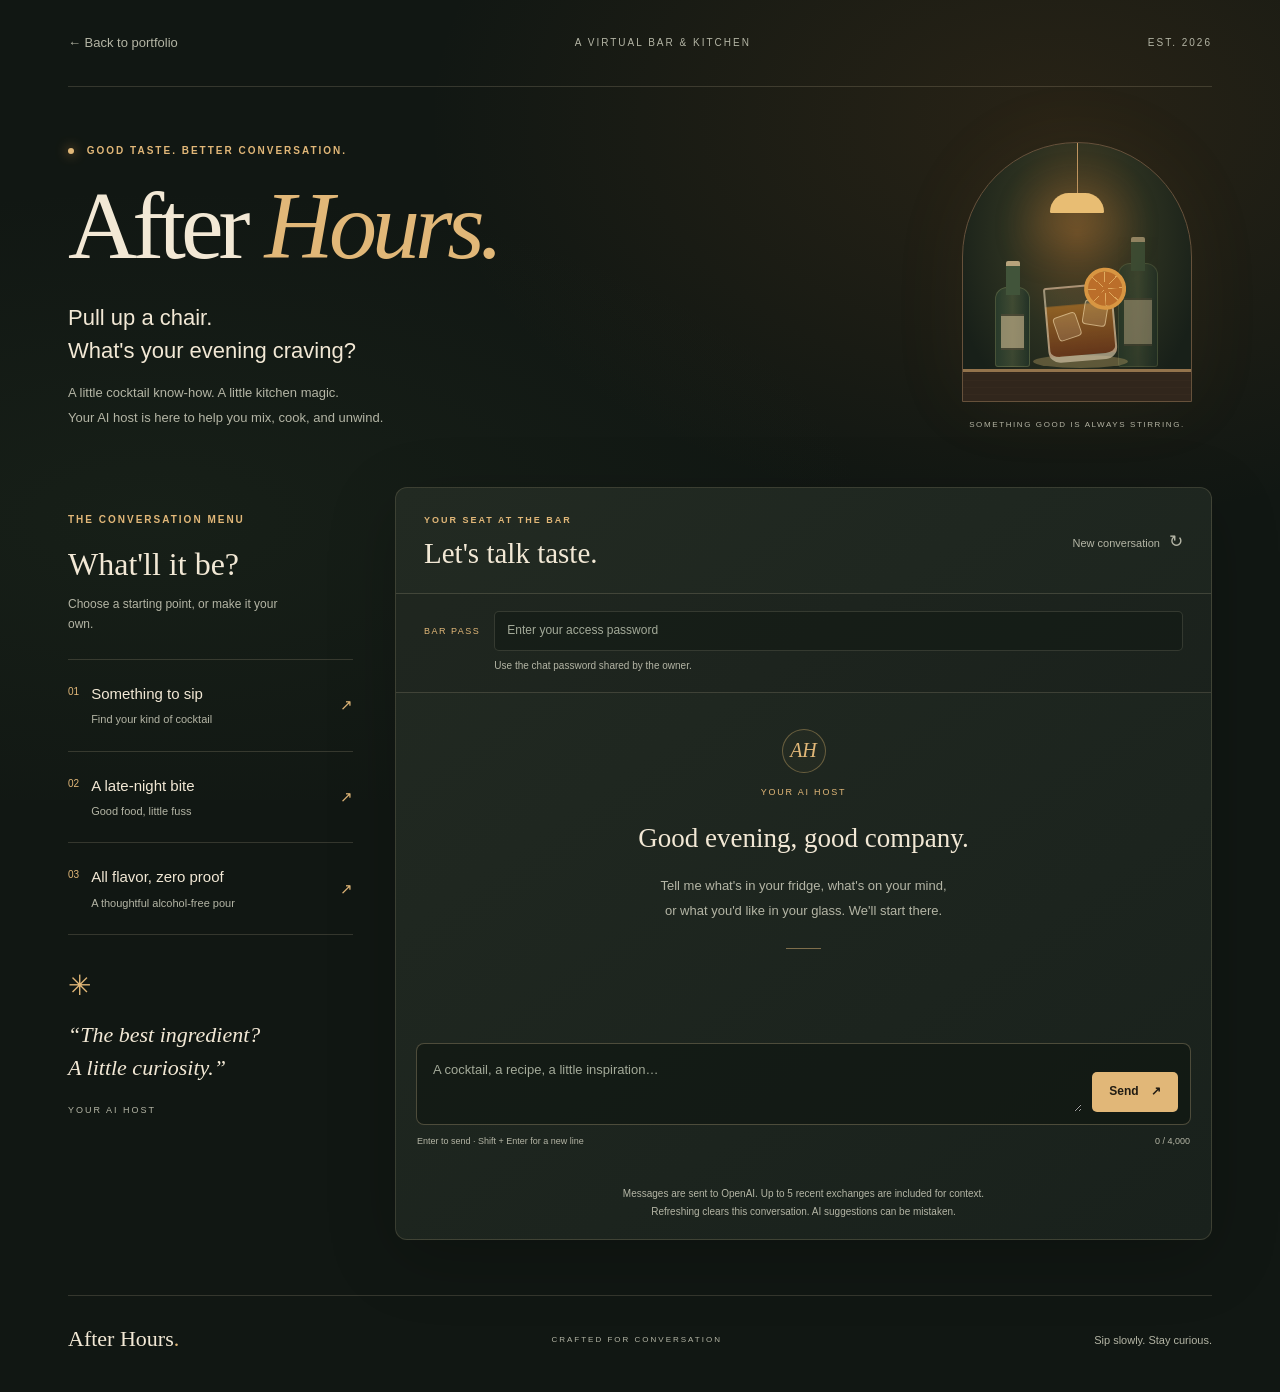
<file: chatbot/index.html>
﻿<!doctype html>
<html lang="en">
<head>
  <meta charset="utf-8">
  <meta name="viewport" content="width=device-width, initial-scale=1">
  <meta name="theme-color" content="#151914">
  <meta name="description" content="A seat at the virtual bar. Talk cocktails, home cooking, and good food with your AI host.">
  <title>After Hours — Your AI Bar & Kitchen</title>
  <link rel="stylesheet" href="./styles.css">
  <script src="./config.js" defer></script>
  <script src="./chat.js" defer></script>
</head>
<body>
  <div class="ambient" aria-hidden="true"></div>
  <div class="shell">
    <header class="site-header">
      <a class="back-link" href="/">← Back to portfolio</a>
      <span class="header-note">A VIRTUAL BAR & KITCHEN</span>
      <span class="edition">EST. 2026</span>
    </header>
    <main>
      <section class="intro" aria-labelledby="title">
        <div class="intro-copy">
          <p class="eyebrow"><span></span> GOOD TASTE. BETTER CONVERSATION.</p>
          <h1 id="title">After <em>Hours.</em></h1>
          <p class="lead">Pull up a chair.<br>What's your evening craving?</p>
          <p class="intro-description">A little cocktail know-how. A little kitchen magic.<br>Your AI host is here to help you mix, cook, and unwind.</p>
        </div>
        <div class="bar-art" aria-hidden="true">
          <div class="arch"><div class="pendant"></div><div class="bottle bottle-one"></div><div class="bottle bottle-two"></div><div class="glass"><div class="ice ice-one"></div><div class="ice ice-two"></div><div class="orange"></div></div><div class="coaster"></div><div class="counter"></div></div>
          <span class="art-caption">SOMETHING GOOD IS ALWAYS STIRRING.</span>
        </div>
      </section>
      <div class="bar-layout">
        <aside class="menu" aria-labelledby="menu-title">
          <p class="eyebrow">THE CONVERSATION MENU</p>
          <h2 id="menu-title">What'll it be?</h2>
          <p class="menu-note">Choose a starting point, or make it your own.</p>
          <button class="suggestion" type="button" data-prompt="I'm in the mood for something refreshing, but not too sweet. What would you mix for me? I'd love to hear what goes into it.">
            <span class="menu-number">01</span><span><strong>Something to sip</strong><small>Find your kind of cocktail</small></span><span class="arrow">↗</span>
          </button>
          <button class="suggestion" type="button" data-prompt="I'm getting hungry. What could you whip up for me in under 15 minutes? Tell me how you'd make it, too—I'm curious.">
            <span class="menu-number">02</span><span><strong>A late-night bite</strong><small>Good food, little fuss</small></span><span class="arrow">↗</span>
          </button>
          <button class="suggestion" type="button" data-prompt="I'm skipping the alcohol tonight, but I'd still love something special. What would you pour me? What's your little twist on it?">
            <span class="menu-number">03</span><span><strong>All flavor, zero proof</strong><small>A thoughtful alcohol-free pour</small></span><span class="arrow">↗</span>
          </button>
          <div class="host-note"><span class="star" aria-hidden="true">✳</span><p>“The best ingredient?<br>A little curiosity.”</p><small>YOUR AI HOST</small></div>
        </aside>
        <section class="chat-panel" aria-labelledby="chat-title">
          <header class="chat-header"><div><p class="eyebrow">YOUR SEAT AT THE BAR</p><h2 id="chat-title">Let's talk taste.</h2></div><button id="clear" class="text-button" type="button">New conversation <span aria-hidden="true">↻</span></button></header>
          <div class="access"><label for="password">BAR PASS</label><input id="password" type="password" autocomplete="off" placeholder="Enter your access password" aria-describedby="pass-note"><small id="pass-note">Use the chat password shared by the owner.</small></div>
          <div id="messages" role="log" aria-live="polite" aria-label="Conversation" tabindex="0">
            <div id="welcome" class="welcome"><span class="host-badge">AH</span><p class="speaker">YOUR AI HOST</p><h3>Good evening, good company.</h3><p>Tell me what's in your fridge, what's on your mind,<br class="desktop-break"> or what you'd like in your glass. We'll start there.</p><span class="welcome-rule" aria-hidden="true"></span></div>
          </div>
          <form id="chat-form">
            <label class="sr-only" for="message">Your message</label>
            <div class="composer"><textarea id="message" rows="2" maxlength="4000" required placeholder="A cocktail, a recipe, a little inspiration…"></textarea><button id="send" type="submit">Send <span aria-hidden="true">↗</span></button></div>
            <div class="composer-meta"><span>Enter to send · Shift + Enter for a new line</span><span id="count">0 / 4,000</span></div>
          </form>
          <p id="status" role="status" aria-live="polite"></p>
          <p class="privacy">Messages are sent to OpenAI. Up to 5 recent exchanges are included for context.<br>Refreshing clears this conversation. AI suggestions can be mistaken.</p>
        </section>
      </div>
    </main>
    <footer><span class="footer-brand">After Hours<span class="brand-dot">.</span></span><span>CRAFTED FOR CONVERSATION</span><span>Sip slowly. Stay curious.</span></footer>
  </div>
</body>
</html>
</file>
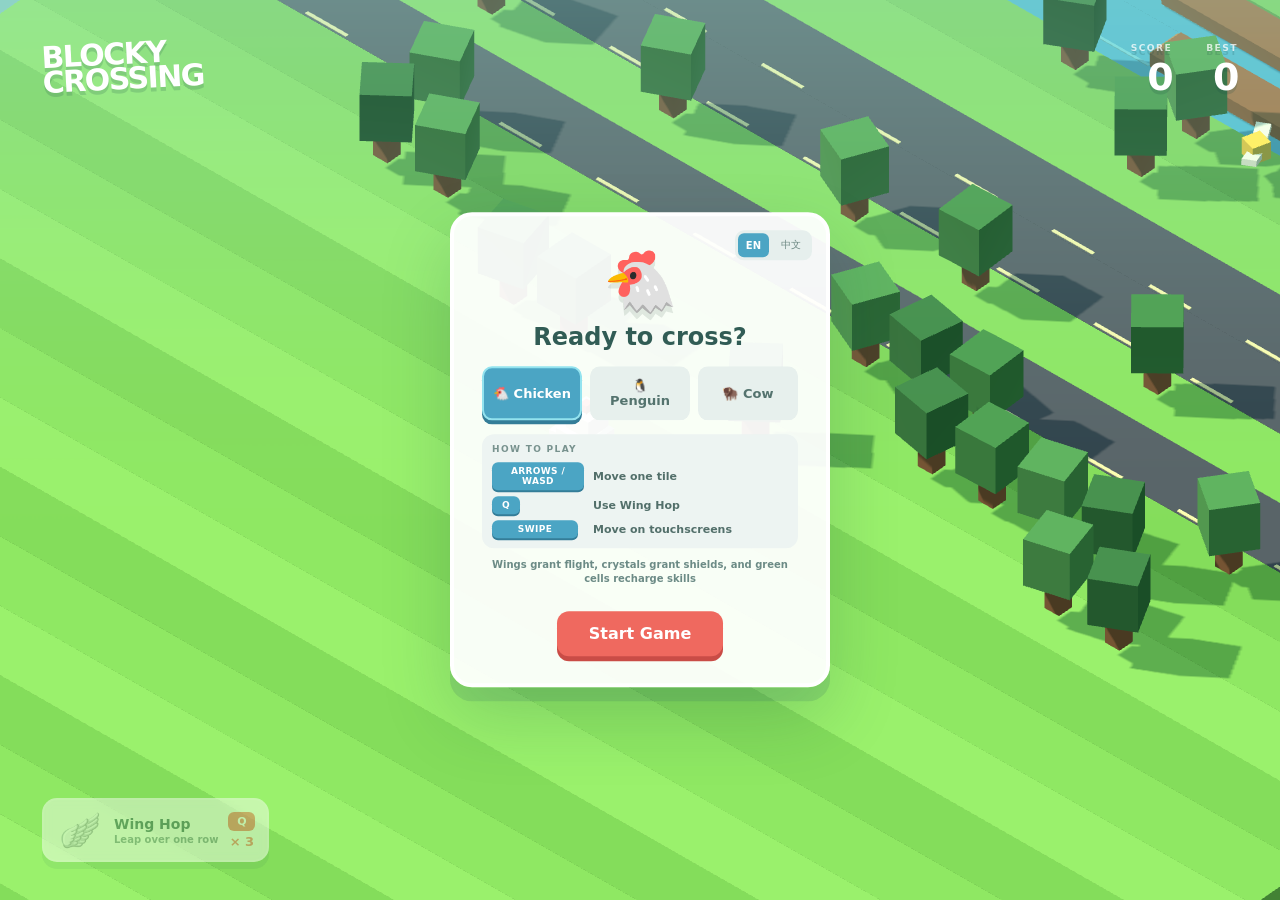
<file: Crossyroad/index.html>
<!doctype html>
<html lang="en">
  <head>
    <meta charset="UTF-8" />
    <meta name="viewport" content="width=device-width, initial-scale=1.0" />
    <meta name="theme-color" content="#8ed3c7" />
    <title>Blocky Crossing</title>
    <link rel="stylesheet" href="./styles.css" />
  </head>
  <body>
    <main id="game" aria-label="Blocky Crossing game area"></main>

    <section class="hud" aria-live="polite">
      <div class="brand">BLOCKY<br />CROSSING</div>
      <div class="scores">
        <span><small id="score-label">SCORE</small><strong id="score">0</strong></span>
        <span><small id="best-label">BEST</small><strong id="best">0</strong></span>
      </div>
    </section>

    <div id="power-status" class="power-status hidden" aria-live="polite"></div>
    <div id="toast" class="toast hidden" aria-live="polite"></div>

    <button id="skill-button" class="skill-panel" type="button" aria-label="Use the chicken's Wing Hop skill">
      <span id="skill-icon" class="skill-icon" aria-hidden="true">🪽</span>
      <span class="skill-copy">
        <span id="skill-name" class="skill-name">Wing Hop</span>
        <span id="skill-description" class="skill-description">Leap over one row</span>
      </span>
      <span id="skill-key" class="skill-key">Q</span>
      <span class="skill-count">× <strong id="skill-uses">3</strong></span>
    </button>

    <section id="start-panel" class="panel">
      <div class="mascot" aria-hidden="true">🐔</div>
      <div class="language-picker" aria-label="Language">
        <button class="language-choice selected" data-language="en" type="button">EN</button>
        <button class="language-choice" data-language="zh" type="button">中文</button>
      </div>
      <h1 id="start-title">Ready to cross?</h1>
      <div class="character-picker" aria-label="Choose a character">
        <button class="character-choice selected" data-character="chicken" type="button">🐔 Chicken</button>
        <button class="character-choice" data-character="penguin" type="button">🐧 Penguin</button>
        <button class="character-choice" data-character="cow" type="button">🦬 Cow</button>
      </div>
      <div class="control-guide">
        <div id="control-guide-title" class="guide-title">HOW TO PLAY</div>
        <div class="guide-row">
          <span class="guide-key wide">ARROWS / WASD</span>
          <span id="move-hint">Move one tile</span>
        </div>
        <div class="guide-row">
          <span id="guide-skill-key" class="guide-key">Q</span>
          <span id="character-skill-hint">Use Wing Hop</span>
        </div>
        <div class="guide-row">
          <span id="guide-touch-key" class="guide-key wide">SWIPE</span>
          <span id="mobile-hint">Move on touchscreens</span>
        </div>
      </div>
      <p id="item-hint" class="item-hint">Wings grant flight, crystals grant shields, and green cells recharge skills</p>
      <button id="start-button" type="button">Start Game</button>
    </section>

    <section id="game-over-panel" class="panel hidden">
      <div id="round-score-label" class="overline">ROUND SCORE</div>
      <div id="final-score" class="final-score">0</div>
      <h2 id="game-over-reason">Ouch! You got flattened!</h2>
      <button id="restart-button" type="button">Try Again</button>
    </section>

    <div class="controls" aria-label="Touch direction controls">
      <button data-direction="forward" aria-label="Forward">▲</button>
      <button data-direction="left" aria-label="Left">◀</button>
      <button data-direction="backward" aria-label="Back">▼</button>
      <button data-direction="right" aria-label="Right">▶</button>
    </div>

    <script src="./vendor/three.min.js"></script>
    <script src="./game.js"></script>
    <script>
      window.setTimeout(() => {
        if (window.blockyCrossingReady) return;
        const button = document.querySelector('#start-button');
        button.textContent = 'Game failed to load';
        button.disabled = true;
        document.querySelector('#move-hint').textContent = 'Refresh the page. If this continues, check the browser console.';
      }, 4000);
    </script>
  </body>
</html>
</file>
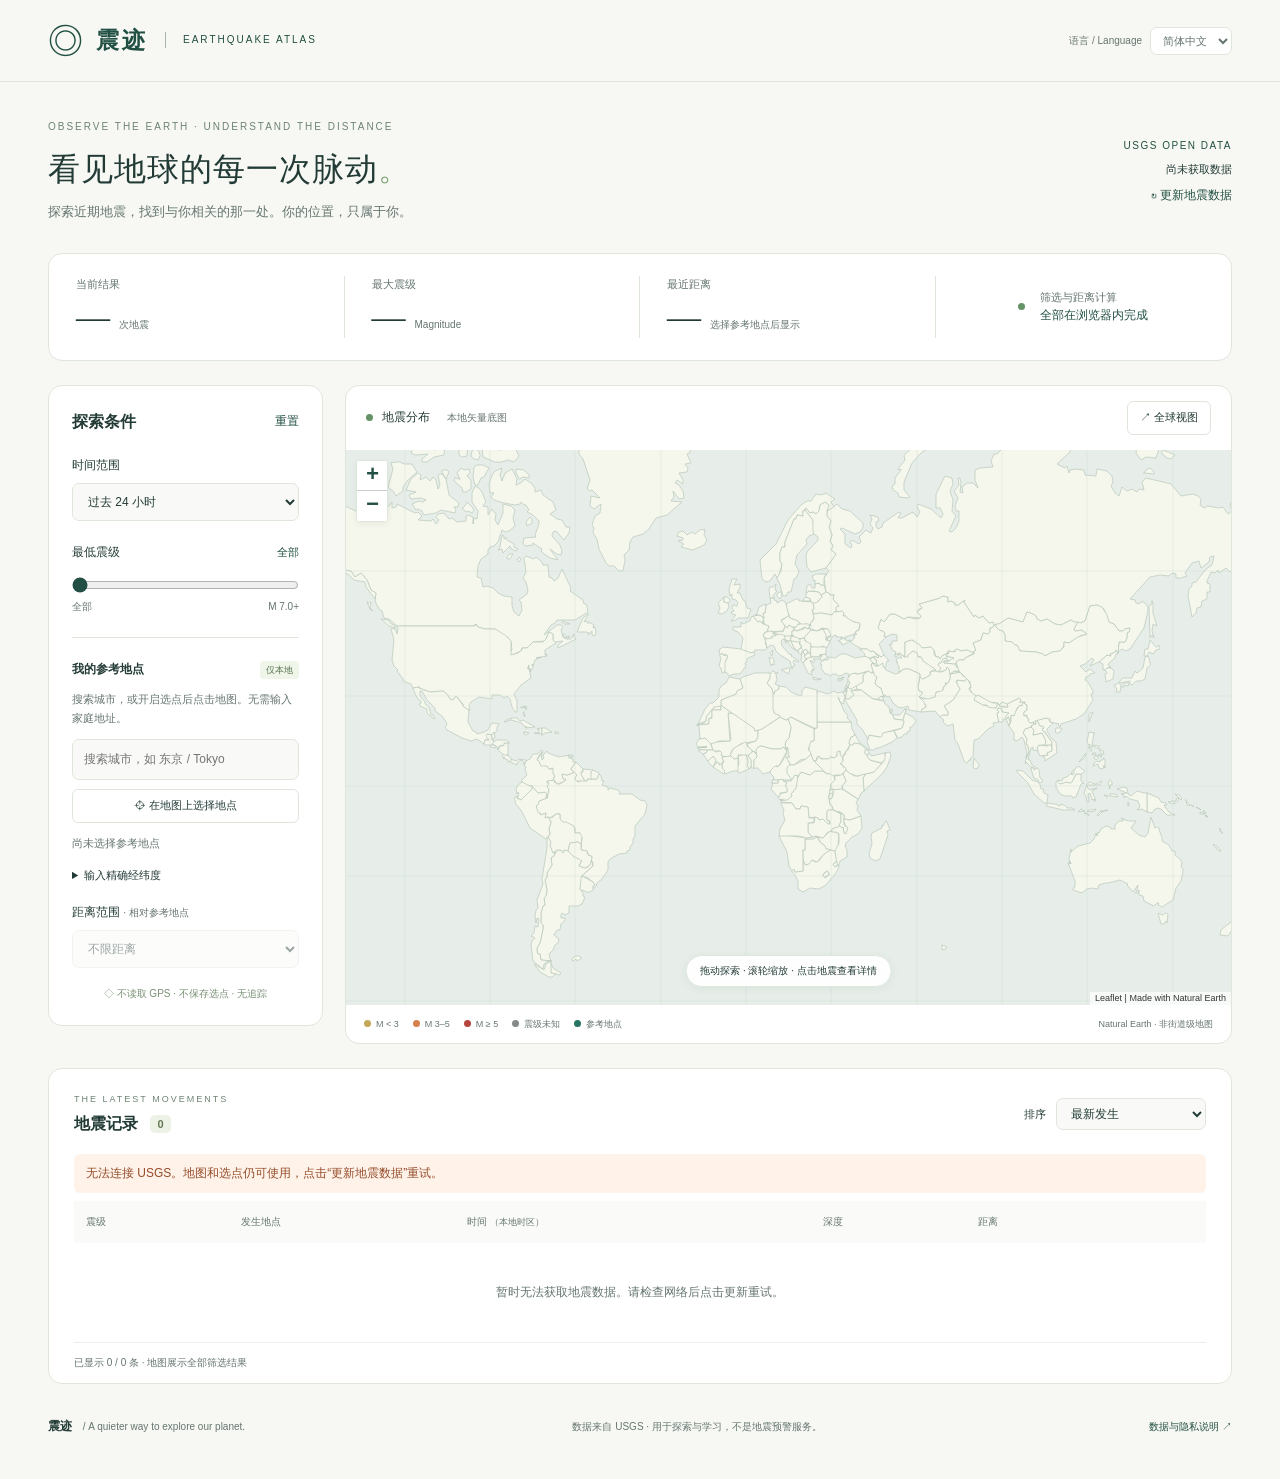
<file: earthquake/index.html>
<!doctype html>
<html lang="zh-CN">
<head>
  <meta charset="utf-8">
  <meta name="viewport" content="width=device-width, initial-scale=1">
  <meta name="referrer" content="no-referrer">
  <meta http-equiv="Content-Security-Policy" content="default-src 'none'; script-src 'self'; style-src 'self' 'unsafe-inline'; img-src 'self' data:; connect-src https://earthquake.usgs.gov/earthquakes/feed/v1.0/summary/all_week.geojson; base-uri 'none'; form-action 'none'; object-src 'none'">
  <meta name="description" content="震迹：使用 USGS 公共数据探索地震。离线底图，本地选点与距离筛选，无需提供个人地址。">
  <title>震迹 · Earthquake Atlas</title>
  <link rel="icon" href="assets/icon.svg" type="image/svg+xml">
  <link rel="stylesheet" href="vendor/leaflet.css">
  <link rel="stylesheet" href="styles.css">
  <script defer src="vendor/leaflet.js"></script>
  <script defer src="assets/map-data.js"></script>
  <script defer src="core.js"></script>
  <script defer src="i18n.js"></script>
  <script defer src="app.js"></script>
</head>
<body>
  <header class="topbar">
    <a class="brand" href="./" aria-label="震迹首页"><span class="brand-symbol">◎</span><strong>震迹</strong><span class="brand-en">EARTHQUAKE ATLAS</span></a>
    <div class="header-settings"><label class="language-setting" for="language">语言 / Language <select id="language" aria-label="语言 / Language"><option value="zh-CN">简体中文</option><option value="en">English</option></select></label></div>
  </header>
  <main>
    <section class="intro">
      <div><p class="eyebrow">OBSERVE THE EARTH · UNDERSTAND THE DISTANCE</p><h1>看见地球的每一次脉动<span>。</span></h1><p class="subtitle">探索近期地震，找到与你相关的那一处。你的位置，只属于你。</p></div>
      <div class="source"><span class="source-tag">USGS OPEN DATA</span><p id="updated">尚未获取数据</p><button id="refresh" class="text-button">↻ 更新地震数据</button></div>
    </section>
    <section class="stats" aria-label="筛选结果概览">
      <div><span>当前结果</span><strong id="stat-count">—</strong><small>次地震</small></div>
      <div><span>最大震级</span><strong id="stat-mag">—</strong><small>Magnitude</small></div>
      <div><span>最近距离</span><strong id="stat-distance">—</strong><small id="distance-unit">选择参考地点后显示</small></div>
      <div class="stat-note"><span class="dot"></span><p>筛选与距离计算<br><strong>全部在浏览器内完成</strong></p></div>
    </section>
    <div class="workspace">
      <aside class="panel filters" aria-label="地震筛选与参考地点">
        <div class="panel-heading"><h2>探索条件</h2><button class="text-button" id="reset">重置</button></div>
        <label for="period">时间范围</label>
        <select id="period"><option value="1">过去 1 小时</option><option value="24" selected>过去 24 小时</option><option value="72">过去 3 天</option><option value="168">过去 7 天</option></select>
        <div class="label-row"><label for="magnitude">最低震级</label><output id="mag-label" for="magnitude">全部</output></div>
        <input type="range" id="magnitude" min="-1" max="7" step="0.5" value="-1"><div class="range-ends"><span>全部</span><span>M 7.0+</span></div>
        <div class="divider"></div>
        <div class="label-row"><h3>我的参考地点</h3><span class="local-badge">仅本地</span></div>
        <p class="helper">搜索城市，或开启选点后点击地图。无需输入家庭地址。</p>
        <label class="sr-only" for="city-search">搜索内置城市（中文或英文）</label>
        <input id="city-search" type="search" placeholder="搜索城市，如 东京 / Tokyo" autocomplete="off" spellcheck="false" maxlength="80">
        <div id="city-results" class="city-results" aria-label="城市搜索结果"></div>
        <button id="pick" class="secondary full" aria-pressed="false">⌖ 在地图上选择地点</button>
        <div id="reference" class="reference" aria-live="polite">尚未选择参考地点</div>
        <button id="clear-location" class="text-button" hidden>清除地点</button>
        <details class="coordinates"><summary>输入精确经纬度</summary><p class="helper">仅本地使用，不执行在线地址查询。</p><div class="coord-inputs"><label>纬度<input id="latitude" type="number" min="-90" max="90" step="any" placeholder="-90 至 90" autocomplete="off"></label><label>经度<input id="longitude" type="number" min="-180" max="180" step="any" placeholder="-180 至 180" autocomplete="off"></label></div><button id="use-coordinates" class="secondary full">使用坐标</button><p id="coordinate-error" class="error" role="alert"></p></details>
        <label for="radius">距离范围 <span class="optional">· 相对参考地点</span></label>
        <select id="radius" disabled><option value="all">不限距离</option><option value="100">100 公里以内</option><option value="300">300 公里以内</option><option value="500">500 公里以内</option><option value="1000">1,000 公里以内</option><option value="3000">3,000 公里以内</option></select>
        <p class="privacy-caption">◇ 不读取 GPS · 不保存选点 · 无追踪</p>
      </aside>
      <section class="map-panel panel" aria-label="交互式地震地图">
        <div class="map-heading"><div><span class="dot"></span><strong>地震分布</strong><span class="map-label">本地矢量底图</span></div><button id="world" class="secondary">↗ 全球视图</button></div>
        <div class="map-wrap"><div id="map" aria-label="可缩放地图；也可使用城市搜索或经纬度输入选择地点"></div><div id="map-hint" class="map-hint">拖动探索 · 滚轮缩放 · 点击地震查看详情</div></div>
        <div class="map-footer"><div class="legend"><span><i class="low"></i>M &lt; 3</span><span><i class="medium"></i>M 3–5</span><span><i class="high"></i>M ≥ 5</span><span><i class="unknown"></i>震级未知</span><span><i class="location"></i>参考地点</span></div><span>Natural Earth · 非街道级地图</span></div>
      </section>
    </div>
    <section class="panel events" aria-label="地震列表">
      <div class="events-header"><div><p class="eyebrow">THE LATEST MOVEMENTS</p><h2>地震记录 <span id="result-count">0</span></h2></div><div class="sort"><label for="sort">排序</label><select id="sort"><option value="time">最新发生</option><option value="magnitude">震级从高到低</option><option value="distance" disabled>距离从近到远</option></select></div></div>
      <p id="status" class="status" role="status" aria-live="polite">正在连接 USGS…</p>
      <div class="table-scroll"><table><thead><tr><th scope="col">震级</th><th scope="col">发生地点</th><th scope="col">时间 <span>（本地时区）</span></th><th scope="col">深度</th><th scope="col">距离</th><th scope="col"><span class="sr-only">操作</span></th></tr></thead><tbody id="event-list"></tbody></table></div>
      <div class="list-footer"><span id="list-note">每页显示 30 条</span><button id="more" class="secondary" hidden>显示更多</button></div>
    </section>
    <footer class="footer"><p><strong>震迹</strong> / A quieter way to explore our planet.</p><p>数据来自 USGS · 用于探索与学习，不是地震预警服务。</p><button id="privacy-footer" class="text-button">数据与隐私说明 ↗</button></footer>
  </main>
  <dialog id="privacy-dialog" aria-labelledby="privacy-title"><div class="dialog-top"><span class="eyebrow">PRIVACY BY DESIGN</span><button id="privacy-close" aria-label="关闭隐私说明" class="close">×</button></div><h2 id="privacy-title">你的位置，留在你这里。</h2><p>参考地点、输入的坐标、搜索文字和距离筛选仅在本页内存中使用。它们不进入请求、URL、日志或本地持久化存储；刷新或关闭页面后不再保留。</p><ul><li>不读取 GPS，不使用账户、Cookie、广告、分析或会话回放 SDK。</li><li>地图、城市和字体均为本地资源，没有第三方地图瓦片或在线地址查询。底图适合区域定位；精确地点请直接输入经纬度。</li><li>唯一的应用外部数据请求是 USGS 固定的最近 7 天全球地震 Feed。所有筛选均在下载后进行，请求不携带你的选点。</li><li>联网并不等于匿名：USGS 和网站托管方仍可能获得 IP、访问时间等网络信息。HTTPS 不能向接收服务器隐藏 IP。</li><li>本地处理是应用的数据流设计，不是操作系统级安全隔离；浏览器扩展、设备和托管平台仍在你的信任边界内。</li></ul><p>地图：Natural Earth（公共领域）；渲染：Leaflet（BSD-2-Clause）。地震资料可能修订，最近一周数据不代表所有地区的完整记录。距离为地表大圆距离，不是风险或震感预测。</p><p><a href="https://earthquake.usgs.gov/earthquakes/feed/v1.0/geojson.php" target="_blank" rel="noopener noreferrer">USGS 数据文档 ↗</a> · <a href="https://www.usgs.gov/office-of-the-director/privacy-policies" target="_blank" rel="noopener noreferrer">USGS 隐私政策 ↗</a></p><p class="helper">点击外部链接后，将访问对应网站。</p></dialog>
  <noscript>请启用 JavaScript 以显示地图和地震数据。位置计算在浏览器本地进行。</noscript>
</body>
</html>
</file>
<file: chatbot/styles.css>
﻿:root { color-scheme: dark; --bg:#111713; --panel:#1b231d; --cream:#f2e8d5; --muted:#b4b5a5; --gold:#e1b778; --line:rgba(228,213,180,.17); }
* { box-sizing:border-box; }
body { margin:0; background:var(--bg); color:var(--cream); font:15px/1.65 'Segoe UI',Arial,sans-serif; }
button,input,textarea { font:inherit; }
button,a,input,textarea { -webkit-tap-highlight-color:transparent; }
button { cursor:pointer; }
a { color:inherit; }
button:focus-visible,a:focus-visible,input:focus-visible,textarea:focus-visible,[tabindex]:focus-visible { outline:2px solid var(--gold); outline-offset:4px; }
.ambient { position:absolute; inset:0 0 auto; height:800px; pointer-events:none; background:radial-gradient(ellipse at 82% 15%,rgba(153,92,35,.17),transparent 42%),radial-gradient(ellipse at 12% 65%,rgba(63,87,56,.13),transparent 45%); }
.shell { position:relative; max-width:1240px; margin:auto; padding:0 48px; }
.site-header { display:flex; align-items:center; justify-content:space-between; gap:16px; min-height:87px; border-bottom:1px solid var(--line); }
.back-link { text-decoration:none; color:var(--muted); font-size:13px; }
.back-link:hover { color:var(--gold); }
.header-note,.edition { font-size:10px; letter-spacing:2px; color:var(--muted); }
.intro { display:flex; align-items:center; justify-content:space-between; gap:24px; padding:55px 0 46px; }
.eyebrow { color:var(--gold); letter-spacing:2px; font-size:10px; font-weight:600; margin:0 0 16px; }
.eyebrow>span { display:inline-block; width:6px; height:6px; border-radius:50%; background:var(--gold); margin-right:8px; box-shadow:0 0 12px #c78b45; }
h1,h2,h3,.host-note p,.footer-brand { font-family:Georgia,'Times New Roman',serif; font-weight:400; }
h1 { font-size:clamp(58px,7.5vw,96px); line-height:1.07; letter-spacing:-5px; margin:0 0 23px; }
h1 em { font-weight:400; color:var(--gold); }
.lead { font-size:22px; line-height:1.5; margin:0 0 14px; }
.intro-description { color:var(--muted); font-size:13px; line-height:1.9; margin:0; }
.bar-art { width:270px; flex-shrink:0; text-align:center; padding:0 20px; }
.arch { height:260px; position:relative; overflow:hidden; border:1px solid #66513b; border-radius:140px 140px 0 0; background:radial-gradient(ellipse at 50% 35%,#5c4524 0%,#2b3020 45%,#182019 80%); box-shadow:0 0 80px rgba(193,129,56,.07); }
.pendant { position:absolute; top:0; left:50%; width:1px; height:52px; background:#bf9560; }
.pendant::after { content:''; position:absolute; width:54px; height:20px; top:50px; left:-27px; background:#e8bd73; border-radius:60px 60px 4px 4px; box-shadow:0 15px 40px 16px #c4864140; }
.counter { position:absolute; bottom:0; height:32px; width:100%; border-top:3px solid #93734c; background:repeating-linear-gradient(0deg,#31261c 0px,#31261c 6px,#392c20 7px); }
.bottle { position:absolute; bottom:34px; border:1px solid #9b9d6350; border-radius:12px 12px 3px 3px; background:linear-gradient(90deg,#293b2b,#55644488,#233226); }
.bottle::before { content:''; position:absolute; height:29px; width:14px; top:-27px; left:calc(50% - 7px); background:#41543a; border-top:5px solid #b8a47c; border-radius:2px 2px 0 0; }
.bottle::after { content:''; position:absolute; inset:33% 5px 20%; background:#c4b18a; opacity:.65; border-top:2px solid #504936; border-bottom:2px solid #504936; }
.bottle-one { height:80px; width:35px; left:32px; }
.bottle-two { height:104px; width:40px; right:33px; opacity:.7; }
.glass { position:absolute; z-index:2; width:69px; height:76px; bottom:40px; left:83px; border:2px solid #d1c4a7a6; border-bottom:6px solid #d1c4a7a6; border-radius:3px 3px 12px 12px; background:linear-gradient(180deg,#e6d0a012 0 25%,#bc7827ab 26%,#6b371ae6 100%); transform:rotate(-5deg); }
.ice { position:absolute; border:1px solid #ffe8b986; border-radius:4px; background:#ffefcc26; width:24px; height:25px; }
.ice-one { left:7px; top:26px; transform:rotate(-14deg); }.ice-two { right:5px; top:15px; transform:rotate(14deg); }
.orange { position:absolute; top:-17px; right:-16px; width:42px; height:42px; border:4px solid #d89642; border-radius:50%; background:repeating-conic-gradient(#e0aa5e 0deg 3deg,#bb6e2a 4deg 45deg); }
.coaster { position:absolute; z-index:1; bottom:33px; left:70px; width:95px; height:13px; border-radius:50%; background:#b59b6266; }
.art-caption { display:block; font-size:8px; letter-spacing:1.6px; color:var(--muted); margin-top:16px; }
.bar-layout { display:grid; grid-template-columns:285px minmax(0,1fr); gap:42px; align-items:start; padding:10px 0 55px; }
.menu { padding-top:25px; }.menu h2 { font-size:32px; line-height:1.2; margin:0 0 12px; }.menu-note { color:var(--muted); font-size:12px; margin-bottom:24px; max-width:210px; }
.suggestion { display:flex; align-items:center; gap:12px; width:100%; text-align:left; background:transparent; color:var(--cream); border:0; border-top:1px solid var(--line); padding:22px 0; transition:background .2s,color .2s; }
.suggestion:last-of-type { border-bottom:1px solid var(--line); }.suggestion:hover { background:#d5b27909; color:var(--gold); }.menu-number { align-self:flex-start; padding-top:2px; color:var(--gold); font-size:10px; }.suggestion strong { display:block; font-weight:400; font-size:15px; }.suggestion small { display:block; color:var(--muted); font-size:11px; margin-top:4px; }.arrow { margin-left:auto; color:var(--gold); }
.host-note { padding:28px 0 0; }.star { color:var(--gold); font-size:28px; }.host-note p { font-size:22px; font-style:italic; line-height:1.5; margin:8px 0 12px; }.host-note small { color:var(--muted); font-size:9px; letter-spacing:2px; }
.chat-panel { background:linear-gradient(145deg,#222a22,#19211c); border:1px solid #c5b28d30; border-radius:12px; box-shadow:0 18px 70px #0003; overflow:hidden; }
.chat-header { display:flex; justify-content:space-between; align-items:center; gap:16px; padding:25px 28px 22px; border-bottom:1px solid var(--line); }.chat-header .eyebrow { font-size:9px; margin-bottom:7px; }.chat-header h2 { font-size:29px; line-height:1.25; margin:0; }.text-button { color:var(--muted); background:transparent; border:0; font-size:11px; padding:9px 0 9px 8px; }.text-button:hover { color:var(--gold); }.text-button span { margin-left:6px; font-size:17px; }
.access { display:grid; grid-template-columns:auto minmax(0,1fr); gap:7px 14px; align-items:center; padding:17px 28px; background:#00000013; border-bottom:1px solid var(--line); }.access label { color:var(--gold); font-size:9px; letter-spacing:1.5px; }.access input { background:#1017127a; border:1px solid #bcb39a30; padding:9px 12px; border-radius:5px; min-width:0; width:100%; font-size:12px; color:var(--cream); }.access small { grid-column:2; color:var(--muted); font-size:10px; }
input::placeholder,textarea::placeholder { color:#a3aa99; opacity:1; }
#messages { height:350px; overflow-y:auto; overscroll-behavior:contain; padding:24px 28px; scrollbar-width:thin; scrollbar-color:#65705b transparent; }
.welcome { text-align:center; margin:12px auto; }.host-badge { display:inline-flex; width:44px; height:44px; justify-content:center; align-items:center; border:1px solid #b99a5e77; border-radius:50%; color:var(--gold); font:italic 20px Georgia,serif; background:#bfa16b09; }.speaker { font-size:9px; letter-spacing:1.8px; color:var(--gold); margin:12px 0; }.welcome h3 { font-size:27px; margin:17px 0 10px; }.welcome>p:not(.speaker) { color:var(--muted); font-size:13px; line-height:1.9; }.welcome-rule { display:block; width:35px; height:1px; background:var(--gold); margin:25px auto; opacity:.5; }
.message { margin:0 0 20px; overflow-wrap:anywhere; }.message .speaker { margin:0 0 7px; }.message-body { font-size:14px; white-space:pre-wrap; line-height:1.8; }.message.user { background:#d9b5760c; border:1px solid #d9b57620; padding:14px 16px; border-radius:9px; margin-left:28px; }.message.user .speaker { color:var(--muted); }.message.assistant { padding:6px 6px 6px 0; }
#chat-form { padding:0 20px; }.composer { display:flex; gap:10px; align-items:flex-end; background:#101712b3; border:1px solid #c9b58b52; border-radius:8px; padding:12px; }.composer:focus-within { border-color:var(--gold); }.composer textarea { resize:vertical; min-height:56px; max-height:200px; width:100%; border:0; background:transparent; color:var(--cream); font-size:13px; line-height:1.6; padding:4px; }.composer textarea:focus-visible { outline-offset:0; }.composer button { flex-shrink:0; background:var(--gold); color:#211c13; border:0; border-radius:5px; padding:10px 17px; font-weight:600; font-size:12px; min-height:40px; }.composer button:hover { background:#edcc99; }.composer button span { margin-left:9px; }.composer-meta { display:flex; justify-content:space-between; gap:8px; font-size:9px; color:var(--muted); padding:9px 1px 0; }
button:disabled { opacity:.5; cursor:wait; }#status { margin:0; padding:9px 23px 0; min-height:32px; color:var(--gold); font-size:12px; }#status.error { color:#ffb9a5; }.privacy { font-size:10px; color:var(--muted); text-align:center; padding:0 24px 18px; line-height:1.8; margin:5px 0 0; }
footer { display:flex; justify-content:space-between; align-items:center; gap:16px; border-top:1px solid var(--line); padding:25px 0 34px; color:var(--muted); font-size:11px; }.footer-brand { font-size:22px; color:var(--cream); }.brand-dot { color:var(--gold); }footer>span:nth-child(2) { font-size:8px; letter-spacing:2px; }
.sr-only { position:absolute; width:1px; height:1px; padding:0; margin:-1px; overflow:hidden; clip:rect(0,0,0,0); white-space:nowrap; border:0; }
@media (max-width:950px) { .shell { padding:0 28px; }.bar-layout { grid-template-columns:235px minmax(0,1fr); gap:24px; }.chat-header { padding:22px 20px; }.chat-header h2 { font-size:25px; }.access { padding:16px 20px; }#messages { padding:22px 20px; }.text-button { max-width:95px; }.bar-art { width:235px; }.glass { left:65px; }.coaster { left:52px; }.bottle-one { left:20px; }.bottle-two { right:21px; } }
@media (max-width:720px) { .shell { padding:0 20px; }.header-note { display:none; }.site-header { min-height:67px; }.intro { padding:38px 0; }.intro-copy { position:relative; z-index:1; }h1 { font-size:64px; letter-spacing:-3px; }.lead { font-size:19px; }.intro-description { font-size:12px; }.bar-art { display:none; }.bar-layout { display:flex; flex-direction:column; gap:25px; padding-bottom:35px; }.menu { width:100%; padding:0; }.menu h2,.menu-note,.host-note { display:none; }.menu>.eyebrow { margin-bottom:10px; }.suggestion { padding:14px 4px; }.suggestion small { display:none; }.chat-panel { width:100%; }.chat-header { gap:10px; }.chat-header h2 { font-size:26px; }.text-button { max-width:none; font-size:10px; }.access { grid-template-columns:1fr; gap:6px; }.access small { grid-column:1; }#messages { height:340px; }.welcome h3 { font-size:24px; }.desktop-break { display:none; }.composer-meta { font-size:8px; }.composer button { padding:10px 12px; }footer { flex-wrap:wrap; }footer>span:nth-child(2) { display:none; }.eyebrow { font-size:9px; } }
@media (prefers-reduced-motion:reduce) { * { transition:none !important; scroll-behavior:auto !important; } }
</file>
<file: Crossyroad/styles.css>
:root {
  font-family: Inter, ui-rounded, "Arial Rounded MT Bold", system-ui, sans-serif;
  color: #fff;
  background: #8ed3c7;
  font-synthesis: none;
}

* { box-sizing: border-box; }

html, body, #game {
  width: 100%;
  height: 100%;
  margin: 0;
  overflow: hidden;
}

body {
  user-select: none;
  touch-action: none;
}

canvas { display: block; }

.hud {
  position: fixed;
  inset: 0 0 auto;
  z-index: 3;
  display: flex;
  justify-content: space-between;
  align-items: flex-start;
  padding: clamp(18px, 4vw, 42px);
  pointer-events: none;
  text-shadow: 0 4px 0 rgba(27, 77, 70, .18);
}

.brand {
  font-size: clamp(18px, 3vw, 30px);
  font-weight: 1000;
  line-height: .82;
  letter-spacing: -.05em;
  transform: rotate(-3deg);
}

.scores {
  display: flex;
  gap: clamp(16px, 3vw, 34px);
  font-size: 11px;
  font-weight: 900;
  letter-spacing: .13em;
  color: rgba(255,255,255,.75);
}

.scores span { display: grid; gap: 2px; text-align: right; }
.scores strong { color: #fff; font-size: clamp(23px, 4vw, 38px); letter-spacing: -.04em; }

.power-status {
  position: fixed;
  z-index: 4;
  top: clamp(76px, 12vw, 112px);
  right: clamp(18px, 4vw, 42px);
  padding: 8px 13px;
  color: #dffaff;
  background: rgba(31, 105, 145, .72);
  border: 2px solid rgba(255,255,255,.65);
  border-radius: 999px;
  font-size: 13px;
  font-weight: 900;
  box-shadow: 0 5px 0 rgba(24, 75, 104, .22);
}

.toast {
  position: fixed;
  z-index: 6;
  left: 50%;
  top: 23%;
  padding: 11px 19px;
  transform: translate(-50%, 0);
  color: #315c55;
  background: rgba(255,255,255,.95);
  border-radius: 999px;
  font-size: clamp(14px, 2.5vw, 18px);
  font-weight: 1000;
  box-shadow: 0 7px 0 rgba(42, 103, 93, .14);
  transition: opacity .2s, transform .2s;
  pointer-events: none;
}

.toast.hidden { opacity: 0; transform: translate(-50%, -8px); }
.power-status.hidden { display: none; }

.skill-panel {
  position: fixed;
  z-index: 4;
  left: clamp(18px, 4vw, 42px);
  bottom: clamp(18px, 4vw, 38px);
  display: grid;
  grid-template-columns: 48px auto 27px;
  grid-template-rows: auto auto;
  align-items: center;
  min-width: 218px;
  padding: 10px 12px;
  color: #315c55;
  text-align: left;
  background: rgba(255,255,255,.92);
  border: 2px solid rgba(255,255,255,.72);
  border-radius: 15px;
  box-shadow: 0 7px 0 rgba(42, 103, 93, .17);
  backdrop-filter: blur(5px);
  transition: opacity .2s, transform .1s;
}

.skill-panel:active:not(:disabled) { transform: translateY(3px); }
.skill-panel:disabled { opacity: .48; cursor: not-allowed; }
.skill-panel.automatic:disabled { opacity: 1; }
.skill-icon { grid-area: 1 / 1 / 3 / 2; font-size: 34px; text-align: center; }
.skill-copy { grid-area: 1 / 2 / 3 / 3; display: grid; gap: 2px; padding: 0 10px; }
.skill-name { font-size: 14px; font-weight: 1000; }
.skill-description { color: #718c87; font-size: 10px; font-weight: 750; }
.skill-key {
  grid-area: 1 / 3;
  padding: 3px 0;
  text-align: center;
  color: #fff;
  background: #ef695f;
  border-radius: 6px;
  font-size: 11px;
  font-weight: 1000;
}
.skill-count { grid-area: 2 / 3; text-align: center; color: #ef695f; font-size: 13px; }

.skill-panel.automatic .skill-key {
  padding-inline: 4px;
  background: #3e9fc4;
  font-size: 8px;
}

.character-picker {
  display: grid;
  grid-template-columns: repeat(3, 1fr);
  gap: 8px;
  margin: 16px 0 13px;
}

.character-picker .character-choice {
  margin: 0;
  padding: 10px 8px;
  color: #54736e;
  background: #e7f0ed;
  border: 2px solid transparent;
  border-radius: 10px;
  box-shadow: none;
  font-size: 13px;
}

.character-picker .character-choice.selected {
  color: #fff;
  background: #4ba5c4;
  border-color: #93e3ef;
  box-shadow: 0 4px 0 #347d98;
}

.language-picker {
  position: absolute;
  top: 14px;
  right: 14px;
  display: flex;
  gap: 4px;
  padding: 3px;
  background: #e6efed;
  border-radius: 9px;
}

.language-picker .language-choice {
  margin: 0;
  padding: 5px 8px;
  color: #6d8883;
  background: transparent;
  border-radius: 6px;
  box-shadow: none;
  font-size: 10px;
}

.language-picker .language-choice.selected {
  color: #fff;
  background: #4ba5c4;
}

.panel {
  position: fixed;
  z-index: 5;
  left: 50%;
  top: 50%;
  width: min(88vw, 380px);
  padding: 30px 28px 27px;
  transform: translate(-50%, -50%);
  text-align: center;
  color: #315c55;
  background: rgba(255,255,255,.94);
  border: 4px solid #fff;
  border-radius: 22px;
  box-shadow: 0 14px 0 rgba(42, 103, 93, .16), 0 30px 70px rgba(26, 79, 70, .2);
  transition: opacity .2s, transform .2s;
  max-height: 94vh;
  overflow-y: auto;
}

.panel.hidden {
  opacity: 0;
  pointer-events: none;
  transform: translate(-50%, -45%) scale(.92);
}

.mascot { font-size: 60px; filter: drop-shadow(0 6px 0 rgba(40,70,60,.12)); }
.panel h1, .panel h2 { margin: 7px 0 12px; line-height: 1.1; }
.panel p { margin: 6px; color: #6c8b86; font-weight: 650; }
.control-guide {
  display: grid;
  gap: 6px;
  margin: 14px 0 10px;
  padding: 10px;
  text-align: left;
  background: #edf4f2;
  border-radius: 12px;
}
.guide-title {
  margin-bottom: 2px;
  color: #78928e;
  font-size: 9px;
  font-weight: 1000;
  letter-spacing: .15em;
}
.guide-row {
  display: grid;
  grid-template-columns: 92px 1fr;
  align-items: center;
  gap: 9px;
  color: #526f6a;
  font-size: 11px;
  font-weight: 750;
}
.guide-key {
  justify-self: start;
  min-width: 28px;
  padding: 4px 7px;
  color: #fff;
  text-align: center;
  background: #4ba5c4;
  border-radius: 6px;
  box-shadow: 0 2px 0 #347d98;
  font-size: 9px;
  font-weight: 1000;
  letter-spacing: .04em;
}
.guide-key.wide { min-width: 86px; }
.panel .item-hint { margin: 8px 3px; font-size: 10px; line-height: 1.35; }
.overline { color: #78928e; font-size: 12px; font-weight: 900; letter-spacing: .15em; }
.final-score { color: #ef695f; font-size: 70px; font-weight: 1000; line-height: 1; }

button {
  border: 0;
  font: inherit;
  font-weight: 900;
  cursor: pointer;
  -webkit-tap-highlight-color: transparent;
}

.panel button {
  margin-top: 18px;
  padding: 13px 32px;
  color: #fff;
  background: #ef695f;
  border-radius: 12px;
  box-shadow: 0 5px 0 #c94c46;
  transition: transform .1s, box-shadow .1s;
}

.panel button:active { transform: translateY(4px); box-shadow: 0 1px 0 #c94c46; }
.panel button:disabled { cursor: not-allowed; background: #98aaa7; box-shadow: 0 5px 0 #728783; }

.controls {
  display: none;
  position: fixed;
  z-index: 4;
  left: 22px;
  bottom: 24px;
  grid-template: repeat(2, 52px) / repeat(3, 52px);
  gap: 6px;
}

.controls button {
  color: white;
  background: rgba(31, 83, 75, .4);
  border: 2px solid rgba(255,255,255,.35);
  border-radius: 13px;
  backdrop-filter: blur(4px);
}

.controls button[data-direction="forward"] { grid-area: 1 / 2; }
.controls button[data-direction="left"] { grid-area: 2 / 1; }
.controls button[data-direction="backward"] { grid-area: 2 / 2; }
.controls button[data-direction="right"] { grid-area: 2 / 3; }

@media (pointer: coarse), (max-width: 700px) {
  .controls { display: grid; }
  .controls { left: auto; right: 18px; }
  .skill-panel { bottom: 22px; min-width: 188px; transform: scale(.9); transform-origin: bottom left; }
  .mobile-hint { display: block; }
}

@media (pointer: fine) { .mobile-hint { display: none; } }
</file>
<file: earthquake/vendor/leaflet.css>
/* required styles */

.leaflet-pane,
.leaflet-tile,
.leaflet-marker-icon,
.leaflet-marker-shadow,
.leaflet-tile-container,
.leaflet-pane > svg,
.leaflet-pane > canvas,
.leaflet-zoom-box,
.leaflet-image-layer,
.leaflet-layer {
	position: absolute;
	left: 0;
	top: 0;
	}
.leaflet-container {
	overflow: hidden;
	}
.leaflet-tile,
.leaflet-marker-icon,
.leaflet-marker-shadow {
	-webkit-user-select: none;
	   -moz-user-select: none;
	        user-select: none;
	  -webkit-user-drag: none;
	}
/* Prevents IE11 from highlighting tiles in blue */
.leaflet-tile::selection {
	background: transparent;
}
/* Safari renders non-retina tile on retina better with this, but Chrome is worse */
.leaflet-safari .leaflet-tile {
	image-rendering: -webkit-optimize-contrast;
	}
/* hack that prevents hw layers "stretching" when loading new tiles */
.leaflet-safari .leaflet-tile-container {
	width: 1600px;
	height: 1600px;
	-webkit-transform-origin: 0 0;
	}
.leaflet-marker-icon,
.leaflet-marker-shadow {
	display: block;
	}
/* .leaflet-container svg: reset svg max-width decleration shipped in Joomla! (joomla.org) 3.x */
/* .leaflet-container img: map is broken in FF if you have max-width: 100% on tiles */
.leaflet-container .leaflet-overlay-pane svg {
	max-width: none !important;
	max-height: none !important;
	}
.leaflet-container .leaflet-marker-pane img,
.leaflet-container .leaflet-shadow-pane img,
.leaflet-container .leaflet-tile-pane img,
.leaflet-container img.leaflet-image-layer,
.leaflet-container .leaflet-tile {
	max-width: none !important;
	max-height: none !important;
	width: auto;
	padding: 0;
	}

.leaflet-container img.leaflet-tile {
	/* See: https://bugs.chromium.org/p/chromium/issues/detail?id=600120 */
	mix-blend-mode: plus-lighter;
}

.leaflet-container.leaflet-touch-zoom {
	-ms-touch-action: pan-x pan-y;
	touch-action: pan-x pan-y;
	}
.leaflet-container.leaflet-touch-drag {
	-ms-touch-action: pinch-zoom;
	/* Fallback for FF which doesn't support pinch-zoom */
	touch-action: none;
	touch-action: pinch-zoom;
}
.leaflet-container.leaflet-touch-drag.leaflet-touch-zoom {
	-ms-touch-action: none;
	touch-action: none;
}
.leaflet-container {
	-webkit-tap-highlight-color: transparent;
}
.leaflet-container a {
	-webkit-tap-highlight-color: rgba(51, 181, 229, 0.4);
}
.leaflet-tile {
	filter: inherit;
	visibility: hidden;
	}
.leaflet-tile-loaded {
	visibility: inherit;
	}
.leaflet-zoom-box {
	width: 0;
	height: 0;
	-moz-box-sizing: border-box;
	     box-sizing: border-box;
	z-index: 800;
	}
/* workaround for https://bugzilla.mozilla.org/show_bug.cgi?id=888319 */
.leaflet-overlay-pane svg {
	-moz-user-select: none;
	}

.leaflet-pane         { z-index: 400; }

.leaflet-tile-pane    { z-index: 200; }
.leaflet-overlay-pane { z-index: 400; }
.leaflet-shadow-pane  { z-index: 500; }
.leaflet-marker-pane  { z-index: 600; }
.leaflet-tooltip-pane   { z-index: 650; }
.leaflet-popup-pane   { z-index: 700; }

.leaflet-map-pane canvas { z-index: 100; }
.leaflet-map-pane svg    { z-index: 200; }

.leaflet-vml-shape {
	width: 1px;
	height: 1px;
	}
.lvml {
	behavior: url(#default#VML);
	display: inline-block;
	position: absolute;
	}


/* control positioning */

.leaflet-control {
	position: relative;
	z-index: 800;
	pointer-events: visiblePainted; /* IE 9-10 doesn't have auto */
	pointer-events: auto;
	}
.leaflet-top,
.leaflet-bottom {
	position: absolute;
	z-index: 1000;
	pointer-events: none;
	}
.leaflet-top {
	top: 0;
	}
.leaflet-right {
	right: 0;
	}
.leaflet-bottom {
	bottom: 0;
	}
.leaflet-left {
	left: 0;
	}
.leaflet-control {
	float: left;
	clear: both;
	}
.leaflet-right .leaflet-control {
	float: right;
	}
.leaflet-top .leaflet-control {
	margin-top: 10px;
	}
.leaflet-bottom .leaflet-control {
	margin-bottom: 10px;
	}
.leaflet-left .leaflet-control {
	margin-left: 10px;
	}
.leaflet-right .leaflet-control {
	margin-right: 10px;
	}


/* zoom and fade animations */

.leaflet-fade-anim .leaflet-popup {
	opacity: 0;
	-webkit-transition: opacity 0.2s linear;
	   -moz-transition: opacity 0.2s linear;
	        transition: opacity 0.2s linear;
	}
.leaflet-fade-anim .leaflet-map-pane .leaflet-popup {
	opacity: 1;
	}
.leaflet-zoom-animated {
	-webkit-transform-origin: 0 0;
	    -ms-transform-origin: 0 0;
	        transform-origin: 0 0;
	}
svg.leaflet-zoom-animated {
	will-change: transform;
}

.leaflet-zoom-anim .leaflet-zoom-animated {
	-webkit-transition: -webkit-transform 0.25s cubic-bezier(0,0,0.25,1);
	   -moz-transition:    -moz-transform 0.25s cubic-bezier(0,0,0.25,1);
	        transition:         transform 0.25s cubic-bezier(0,0,0.25,1);
	}
.leaflet-zoom-anim .leaflet-tile,
.leaflet-pan-anim .leaflet-tile {
	-webkit-transition: none;
	   -moz-transition: none;
	        transition: none;
	}

.leaflet-zoom-anim .leaflet-zoom-hide {
	visibility: hidden;
	}


/* cursors */

.leaflet-interactive {
	cursor: pointer;
	}
.leaflet-grab {
	cursor: -webkit-grab;
	cursor:    -moz-grab;
	cursor:         grab;
	}
.leaflet-crosshair,
.leaflet-crosshair .leaflet-interactive {
	cursor: crosshair;
	}
.leaflet-popup-pane,
.leaflet-control {
	cursor: auto;
	}
.leaflet-dragging .leaflet-grab,
.leaflet-dragging .leaflet-grab .leaflet-interactive,
.leaflet-dragging .leaflet-marker-draggable {
	cursor: move;
	cursor: -webkit-grabbing;
	cursor:    -moz-grabbing;
	cursor:         grabbing;
	}

/* marker & overlays interactivity */
.leaflet-marker-icon,
.leaflet-marker-shadow,
.leaflet-image-layer,
.leaflet-pane > svg path,
.leaflet-tile-container {
	pointer-events: none;
	}

.leaflet-marker-icon.leaflet-interactive,
.leaflet-image-layer.leaflet-interactive,
.leaflet-pane > svg path.leaflet-interactive,
svg.leaflet-image-layer.leaflet-interactive path {
	pointer-events: visiblePainted; /* IE 9-10 doesn't have auto */
	pointer-events: auto;
	}

/* visual tweaks */

.leaflet-container {
	background: #ddd;
	outline-offset: 1px;
	}
.leaflet-container a {
	color: #0078A8;
	}
.leaflet-zoom-box {
	border: 2px dotted #38f;
	background: rgba(255,255,255,0.5);
	}


/* general typography */
.leaflet-container {
	font-family: "Helvetica Neue", Arial, Helvetica, sans-serif;
	font-size: 12px;
	font-size: 0.75rem;
	line-height: 1.5;
	}


/* general toolbar styles */

.leaflet-bar {
	box-shadow: 0 1px 5px rgba(0,0,0,0.65);
	border-radius: 4px;
	}
.leaflet-bar a {
	background-color: #fff;
	border-bottom: 1px solid #ccc;
	width: 26px;
	height: 26px;
	line-height: 26px;
	display: block;
	text-align: center;
	text-decoration: none;
	color: black;
	}
.leaflet-bar a,
.leaflet-control-layers-toggle {
	background-position: 50% 50%;
	background-repeat: no-repeat;
	display: block;
	}
.leaflet-bar a:hover,
.leaflet-bar a:focus {
	background-color: #f4f4f4;
	}
.leaflet-bar a:first-child {
	border-top-left-radius: 4px;
	border-top-right-radius: 4px;
	}
.leaflet-bar a:last-child {
	border-bottom-left-radius: 4px;
	border-bottom-right-radius: 4px;
	border-bottom: none;
	}
.leaflet-bar a.leaflet-disabled {
	cursor: default;
	background-color: #f4f4f4;
	color: #bbb;
	}

.leaflet-touch .leaflet-bar a {
	width: 30px;
	height: 30px;
	line-height: 30px;
	}
.leaflet-touch .leaflet-bar a:first-child {
	border-top-left-radius: 2px;
	border-top-right-radius: 2px;
	}
.leaflet-touch .leaflet-bar a:last-child {
	border-bottom-left-radius: 2px;
	border-bottom-right-radius: 2px;
	}

/* zoom control */

.leaflet-control-zoom-in,
.leaflet-control-zoom-out {
	font: bold 18px 'Lucida Console', Monaco, monospace;
	text-indent: 1px;
	}

.leaflet-touch .leaflet-control-zoom-in, .leaflet-touch .leaflet-control-zoom-out  {
	font-size: 22px;
	}


/* layers control */

.leaflet-control-layers {
	box-shadow: 0 1px 5px rgba(0,0,0,0.4);
	background: #fff;
	border-radius: 5px;
	}
.leaflet-control-layers-toggle {
	background-image: url(images/layers.png);
	width: 36px;
	height: 36px;
	}
.leaflet-retina .leaflet-control-layers-toggle {
	background-image: url(images/layers-2x.png);
	background-size: 26px 26px;
	}
.leaflet-touch .leaflet-control-layers-toggle {
	width: 44px;
	height: 44px;
	}
.leaflet-control-layers .leaflet-control-layers-list,
.leaflet-control-layers-expanded .leaflet-control-layers-toggle {
	display: none;
	}
.leaflet-control-layers-expanded .leaflet-control-layers-list {
	display: block;
	position: relative;
	}
.leaflet-control-layers-expanded {
	padding: 6px 10px 6px 6px;
	color: #333;
	background: #fff;
	}
.leaflet-control-layers-scrollbar {
	overflow-y: scroll;
	overflow-x: hidden;
	padding-right: 5px;
	}
.leaflet-control-layers-selector {
	margin-top: 2px;
	position: relative;
	top: 1px;
	}
.leaflet-control-layers label {
	display: block;
	font-size: 13px;
	font-size: 1.08333em;
	}
.leaflet-control-layers-separator {
	height: 0;
	border-top: 1px solid #ddd;
	margin: 5px -10px 5px -6px;
	}

/* Default icon URLs */
.leaflet-default-icon-path { /* used only in path-guessing heuristic, see L.Icon.Default */
	background-image: url(images/marker-icon.png);
	}


/* attribution and scale controls */

.leaflet-container .leaflet-control-attribution {
	background: #fff;
	background: rgba(255, 255, 255, 0.8);
	margin: 0;
	}
.leaflet-control-attribution,
.leaflet-control-scale-line {
	padding: 0 5px;
	color: #333;
	line-height: 1.4;
	}
.leaflet-control-attribution a {
	text-decoration: none;
	}
.leaflet-control-attribution a:hover,
.leaflet-control-attribution a:focus {
	text-decoration: underline;
	}
.leaflet-attribution-flag {
	display: inline !important;
	vertical-align: baseline !important;
	width: 1em;
	height: 0.6669em;
	}
.leaflet-left .leaflet-control-scale {
	margin-left: 5px;
	}
.leaflet-bottom .leaflet-control-scale {
	margin-bottom: 5px;
	}
.leaflet-control-scale-line {
	border: 2px solid #777;
	border-top: none;
	line-height: 1.1;
	padding: 2px 5px 1px;
	white-space: nowrap;
	-moz-box-sizing: border-box;
	     box-sizing: border-box;
	background: rgba(255, 255, 255, 0.8);
	text-shadow: 1px 1px #fff;
	}
.leaflet-control-scale-line:not(:first-child) {
	border-top: 2px solid #777;
	border-bottom: none;
	margin-top: -2px;
	}
.leaflet-control-scale-line:not(:first-child):not(:last-child) {
	border-bottom: 2px solid #777;
	}

.leaflet-touch .leaflet-control-attribution,
.leaflet-touch .leaflet-control-layers,
.leaflet-touch .leaflet-bar {
	box-shadow: none;
	}
.leaflet-touch .leaflet-control-layers,
.leaflet-touch .leaflet-bar {
	border: 2px solid rgba(0,0,0,0.2);
	background-clip: padding-box;
	}


/* popup */

.leaflet-popup {
	position: absolute;
	text-align: center;
	margin-bottom: 20px;
	}
.leaflet-popup-content-wrapper {
	padding: 1px;
	text-align: left;
	border-radius: 12px;
	}
.leaflet-popup-content {
	margin: 13px 24px 13px 20px;
	line-height: 1.3;
	font-size: 13px;
	font-size: 1.08333em;
	min-height: 1px;
	}
.leaflet-popup-content p {
	margin: 17px 0;
	margin: 1.3em 0;
	}
.leaflet-popup-tip-container {
	width: 40px;
	height: 20px;
	position: absolute;
	left: 50%;
	margin-top: -1px;
	margin-left: -20px;
	overflow: hidden;
	pointer-events: none;
	}
.leaflet-popup-tip {
	width: 17px;
	height: 17px;
	padding: 1px;

	margin: -10px auto 0;
	pointer-events: auto;

	-webkit-transform: rotate(45deg);
	   -moz-transform: rotate(45deg);
	    -ms-transform: rotate(45deg);
	        transform: rotate(45deg);
	}
.leaflet-popup-content-wrapper,
.leaflet-popup-tip {
	background: white;
	color: #333;
	box-shadow: 0 3px 14px rgba(0,0,0,0.4);
	}
.leaflet-container a.leaflet-popup-close-button {
	position: absolute;
	top: 0;
	right: 0;
	border: none;
	text-align: center;
	width: 24px;
	height: 24px;
	font: 16px/24px Tahoma, Verdana, sans-serif;
	color: #757575;
	text-decoration: none;
	background: transparent;
	}
.leaflet-container a.leaflet-popup-close-button:hover,
.leaflet-container a.leaflet-popup-close-button:focus {
	color: #585858;
	}
.leaflet-popup-scrolled {
	overflow: auto;
	}

.leaflet-oldie .leaflet-popup-content-wrapper {
	-ms-zoom: 1;
	}
.leaflet-oldie .leaflet-popup-tip {
	width: 24px;
	margin: 0 auto;

	-ms-filter: "progid:DXImageTransform.Microsoft.Matrix(M11=0.70710678, M12=0.70710678, M21=-0.70710678, M22=0.70710678)";
	filter: progid:DXImageTransform.Microsoft.Matrix(M11=0.70710678, M12=0.70710678, M21=-0.70710678, M22=0.70710678);
	}

.leaflet-oldie .leaflet-control-zoom,
.leaflet-oldie .leaflet-control-layers,
.leaflet-oldie .leaflet-popup-content-wrapper,
.leaflet-oldie .leaflet-popup-tip {
	border: 1px solid #999;
	}


/* div icon */

.leaflet-div-icon {
	background: #fff;
	border: 1px solid #666;
	}


/* Tooltip */
/* Base styles for the element that has a tooltip */
.leaflet-tooltip {
	position: absolute;
	padding: 6px;
	background-color: #fff;
	border: 1px solid #fff;
	border-radius: 3px;
	color: #222;
	white-space: nowrap;
	-webkit-user-select: none;
	-moz-user-select: none;
	-ms-user-select: none;
	user-select: none;
	pointer-events: none;
	box-shadow: 0 1px 3px rgba(0,0,0,0.4);
	}
.leaflet-tooltip.leaflet-interactive {
	cursor: pointer;
	pointer-events: auto;
	}
.leaflet-tooltip-top:before,
.leaflet-tooltip-bottom:before,
.leaflet-tooltip-left:before,
.leaflet-tooltip-right:before {
	position: absolute;
	pointer-events: none;
	border: 6px solid transparent;
	background: transparent;
	content: "";
	}

/* Directions */

.leaflet-tooltip-bottom {
	margin-top: 6px;
}
.leaflet-tooltip-top {
	margin-top: -6px;
}
.leaflet-tooltip-bottom:before,
.leaflet-tooltip-top:before {
	left: 50%;
	margin-left: -6px;
	}
.leaflet-tooltip-top:before {
	bottom: 0;
	margin-bottom: -12px;
	border-top-color: #fff;
	}
.leaflet-tooltip-bottom:before {
	top: 0;
	margin-top: -12px;
	margin-left: -6px;
	border-bottom-color: #fff;
	}
.leaflet-tooltip-left {
	margin-left: -6px;
}
.leaflet-tooltip-right {
	margin-left: 6px;
}
.leaflet-tooltip-left:before,
.leaflet-tooltip-right:before {
	top: 50%;
	margin-top: -6px;
	}
.leaflet-tooltip-left:before {
	right: 0;
	margin-right: -12px;
	border-left-color: #fff;
	}
.leaflet-tooltip-right:before {
	left: 0;
	margin-left: -12px;
	border-right-color: #fff;
	}

/* Printing */

@media print {
	/* Prevent printers from removing background-images of controls. */
	.leaflet-control {
		-webkit-print-color-adjust: exact;
		print-color-adjust: exact;
		}
	}
</file>
<file: earthquake/styles.css>
:root{--paper:#f7f8f3;--ink:#233b36;--muted:#657570;--green:#214f43;--line:#dfe6dc;--accent:#d9edc7}*{box-sizing:border-box}body{margin:0;background:var(--paper);color:var(--ink);font:14px/1.6 -apple-system,BlinkMacSystemFont,"Segoe UI","Microsoft YaHei",sans-serif}button,input,select{font:inherit;color:inherit}button,a,input,select,summary{-webkit-tap-highlight-color:transparent}button{cursor:pointer}button:disabled,select:disabled{cursor:default;opacity:.45}button:focus-visible,a:focus-visible,input:focus-visible,select:focus-visible,summary:focus-visible{outline:3px solid #78a588;outline-offset:3px}a{color:var(--green)}button{transition:background .15s,box-shadow .15s}button:hover:not(:disabled){filter:brightness(.96)}.topbar{height:82px;max-width:1600px;margin:auto;display:flex;align-items:center;justify-content:space-between;padding:0 48px;border-bottom:1px solid var(--line)}.brand{display:flex;align-items:center;gap:13px;text-decoration:none}.brand-symbol{font-size:35px;line-height:1}.brand strong{font-size:23px;letter-spacing:3px}.brand-en{font-size:10px;letter-spacing:2px;border-left:1px solid #a6b4a8;padding-left:17px;margin-left:4px}.privacy-pill{border:1px solid var(--line);border-radius:30px;background:#eef3e9;padding:9px 16px;font-size:12px;display:flex;align-items:center;gap:9px}.dot{display:inline-block;width:7px;height:7px;border-radius:50%;background:#659267;flex-shrink:0}main{max-width:1600px;padding:0 48px;margin:auto}.intro{display:flex;align-items:center;justify-content:space-between;padding:37px 0 30px;gap:24px}.eyebrow{font-size:10px;letter-spacing:2px;color:#6d8373;margin:0 0 12px}h1{font-size:clamp(24px,2.5vw,37px);font-weight:550;letter-spacing:1px;line-height:1.4;margin:0 0 10px}h1 span{color:#81a579}.subtitle{margin:0;color:var(--muted);font-size:13px}.source{text-align:right;flex-shrink:0}.source-tag{font-size:10px;letter-spacing:1.5px;color:var(--green)}.source p{font-size:11px;margin:5px 0}.text-button{background:none;border:0;padding:3px 0;color:var(--green);font-size:12px}.stats{border:1px solid var(--line);border-radius:14px;display:grid;grid-template-columns:repeat(4,1fr);background:#fff;margin-bottom:24px;padding:22px 0}.stats>div{padding:0 27px;border-right:1px solid var(--line)}.stats>div:last-child{border:0}.stats span:not(.dot){display:block;color:var(--muted);font-size:11px;margin-bottom:4px}.stats strong{font-family:Georgia,"Times New Roman",serif;font-size:34px;font-weight:400;line-height:1.2}.stats small{font-size:10px;color:var(--muted);margin-left:9px}.stats .stat-note{display:flex;align-items:center;justify-content:center;gap:15px}.stat-note p{font-size:11px;color:var(--muted);margin:0}.stats .stat-note strong{font-family:inherit;font-size:12px;font-weight:500;color:var(--green)}.panel{background:#fff;border:1px solid var(--line);border-radius:14px}.workspace{display:grid;grid-template-columns:275px minmax(0,1fr);gap:22px;align-items:start}.filters{padding:23px}.panel-heading,.label-row{display:flex;justify-content:space-between;align-items:center;gap:10px}.panel-heading{margin-bottom:21px}h2{font-size:16px;margin:0;font-weight:600}h3{font-size:12px;margin:0;font-weight:600}label{display:block;font-size:12px;margin-bottom:8px}select,input[type=search],input[type=number]{width:100%;background:#f9faf7;border:1px solid var(--line);border-radius:7px;padding:10px 11px;font-size:12px}select{cursor:pointer}#period{margin-bottom:22px}.label-row label{margin:0}output{font-size:11px;color:var(--green)}input[type=range]{width:100%;accent-color:var(--green);margin:15px 0 0}.range-ends{display:flex;justify-content:space-between;font-size:10px;color:var(--muted)}.divider{height:1px;background:var(--line);margin:22px 0}.local-badge{background:#eff5e9;color:#55744e;font-size:9px;padding:2px 6px;border-radius:4px}.helper{font-size:11px;color:var(--muted);line-height:1.8;margin:10px 0}.secondary{border:1px solid var(--line);border-radius:6px;background:#fff;padding:7px 12px;font-size:11px}.full{width:100%;margin:9px 0 0}.secondary[aria-pressed=true]{background:var(--green);color:#fff;border-color:var(--green)}.reference{margin-top:12px;font-size:11px;word-break:break-word;color:var(--muted)}.reference.active{color:var(--green);font-weight:600}.coordinates{margin:14px 0 19px;font-size:11px}.coordinates summary{cursor:pointer}.coord-inputs{display:grid;grid-template-columns:1fr 1fr;gap:8px}.coord-inputs input{padding:7px;width:100%;margin-top:5px}.coord-inputs label{font-size:11px;margin:0}.error{color:#a64332;font-size:11px}.error:empty{display:none}.optional{font-size:10px;color:var(--muted)}.privacy-caption{font-size:10px;color:#789073;margin:18px 0 0;text-align:center}.city-results{max-height:175px;overflow:auto}.city-results button{display:block;width:100%;text-align:left;border:0;border-bottom:1px solid var(--line);background:#f3f6ed;padding:8px;font-size:11px}.city-results p{font-size:11px;color:var(--muted)}.map-panel{overflow:hidden}.map-heading{display:flex;align-items:center;justify-content:space-between;padding:15px 20px;gap:12px}.map-heading>div{display:flex;align-items:center;gap:9px}.map-heading strong{font-size:12px;font-weight:500}.map-label{color:var(--muted);font-size:10px;margin-left:8px}.map-wrap{position:relative}#map{height:555px;background:#e7eee9;z-index:0}.map-hint{position:absolute;bottom:18px;left:50%;transform:translateX(-50%);background:rgba(255,255,255,.94);border:1px solid var(--line);box-shadow:0 2px 10px #203f3410;padding:7px 14px;font-size:10px;border-radius:30px;white-space:nowrap;z-index:500;pointer-events:none}.map-footer{display:flex;justify-content:space-between;gap:10px;padding:12px 18px;font-size:9px;color:var(--muted);flex-wrap:wrap}.legend{display:flex;gap:14px;flex-wrap:wrap}.legend span{display:inline-flex;gap:5px;align-items:center}.legend i{width:7px;height:7px;border-radius:50%;display:inline-block}.low{background:#c4a758}.medium{background:#d6814d}.high{background:#b7473e}.unknown{background:#858b86}.location{background:#287563}.leaflet-container{font-family:inherit}.leaflet-control-attribution{font-size:9px!important;background:#ffffffb0!important}.leaflet-bar{border:1px solid var(--line)!important;box-shadow:0 2px 6px #233b3610!important}.leaflet-bar a{color:var(--green)!important}.leaflet-popup-content{font:12px/1.7 -apple-system,BlinkMacSystemFont,"Segoe UI","Microsoft YaHei",sans-serif;min-width:160px}.leaflet-popup-content h3{font-size:14px;margin:0 0 5px}.leaflet-popup-content p{margin:4px 0}.leaflet-popup-content-wrapper{border-radius:10px}.city-label{background:none;border:0;box-shadow:none;font-size:10px;color:#596c64;padding:0;text-shadow:0 1px 2px #fff}.city-label:before{display:none}.events{margin-top:24px;padding:23px 25px 12px}.events-header{display:flex;justify-content:space-between;align-items:center}.events-header .eyebrow{margin-bottom:5px;font-size:9px}#result-count{font-size:11px;background:#edf2e7;color:#647b57;border-radius:5px;padding:3px 7px;margin-left:8px;vertical-align:middle}.sort{display:flex;gap:10px;align-items:center}.sort label{white-space:nowrap;margin:0;font-size:11px}.sort select{width:150px;padding:7px 10px}.status{font-size:12px;color:var(--muted);padding:10px 12px;background:#f5f7f0;border-radius:6px;margin:17px 0 8px}.status.failed{background:#fff2e9;color:#944c29}.table-scroll{overflow-x:auto}table{width:100%;border-collapse:collapse;text-align:left;white-space:nowrap}th{font-size:10px;color:var(--muted);font-weight:400;padding:13px 12px;background:#fafbf8}th span{font-size:9px}td{padding:15px 12px;border-bottom:1px solid #edf0e9;font-size:12px}td:nth-child(2){white-space:normal;min-width:180px}td:nth-child(3),td:nth-child(4),td:nth-child(5){color:var(--muted);font-size:11px}.mag-badge{display:inline-block;min-width:48px;text-align:center;border-radius:5px;padding:5px;font-size:13px;color:#746331;background:#f4eedc}.mag-badge.medium{color:#99582e;background:#faecdf}.mag-badge.high{color:#ab473c;background:#f9e5df}.mag-badge.unknown{color:#636a65;background:#ecedeb}.place-name{font-weight:500}.place-coord{display:block;font-size:10px;color:#839087;margin-top:3px}.list-footer{display:flex;justify-content:space-between;align-items:center;padding:12px 0 0;color:var(--muted);font-size:10px}.footer{display:flex;justify-content:space-between;align-items:center;gap:15px;font-size:10px;color:var(--muted);padding:23px 0 32px}.footer strong{font-size:12px;color:var(--ink);margin-right:8px}.footer .text-button{font-size:10px}.sr-only{position:absolute;width:1px;height:1px;padding:0;margin:-1px;overflow:hidden;clip:rect(0,0,0,0);white-space:nowrap;border:0}dialog{max-width:610px;width:calc(100% - 32px);border:1px solid var(--line);border-radius:18px;padding:30px;color:var(--ink);box-shadow:0 20px 80px #132c3030;max-height:85vh}dialog::backdrop{background:#162e3470;backdrop-filter:blur(3px)}dialog h2{font-size:23px;margin:14px 0}dialog p,dialog li{font-size:12px;line-height:1.9}dialog li{margin-bottom:8px}dialog ul{padding-left:20px}.dialog-top{display:flex;align-items:center;justify-content:space-between}.dialog-top .eyebrow{margin:0}.close{border:0;background:none;font-size:24px;line-height:1}.leaflet-container.picking{cursor:crosshair}.empty-cell{text-align:center;color:var(--muted);padding:40px;white-space:normal}[hidden]{display:none!important}@media(min-width:1450px){#map{height:555px}}@media(max-width:1050px){main{padding:0 24px}.topbar{padding:0 24px}.workspace{grid-template-columns:255px minmax(0,1fr);gap:16px}.stats>div{padding:0 18px}.stats small{display:block;margin:5px 0 0}.map-label{display:none}.footer{flex-wrap:wrap}.map-footer{font-size:8px}}@media(max-width:720px){.topbar{height:68px;padding:0 18px}.brand-en{display:none}.privacy-pill{font-size:10px;padding:7px 10px}main{padding:0 16px}.intro{padding:27px 0 22px;display:block}.eyebrow{font-size:8px;letter-spacing:1.3px}.subtitle{font-size:11px}.source{margin-top:18px;display:flex;align-items:center;gap:12px;flex-wrap:wrap;text-align:left}.source p{margin:0;font-size:10px}.source-tag{font-size:9px}.stats{grid-template-columns:repeat(3,1fr);padding:17px 0;margin-bottom:16px}.stats>div{padding:0 12px}.stats>div:nth-child(3){border:0}.stats strong{font-size:29px}.stats small{font-size:9px}.stats .stat-note{display:none}.workspace{display:flex;flex-direction:column;gap:16px}.filters{width:100%;padding:20px}.map-panel{width:100%}#map{height:400px}.map-heading{padding:12px}.map-hint{font-size:9px;padding:6px 10px}.events{padding:18px 12px 12px;margin-top:16px}.events-header .eyebrow{font-size:8px}.sort{gap:5px}.sort select{width:120px;font-size:10px}.sort label{display:none}.footer{display:block;padding:15px 0 24px}.legend{gap:9px}.map-footer{padding:10px}.panel-heading{margin-bottom:15px}}
:is(.table-scroll,.filters){position:relative}
.header-settings{display:flex;align-items:center;gap:18px}.language-setting{display:flex;align-items:center;gap:8px;margin:0;font-size:10px;color:var(--muted);white-space:nowrap}.language-setting select{width:auto;padding:6px 8px;background:#fff;font-size:11px}.map-hint{max-width:90%;white-space:normal;text-align:center;width:max-content}html[lang=en] .stats small{display:block;margin:5px 0 0}html[lang=en] .optional{display:block}html[lang=en] .sort select{width:170px}@media(max-width:720px){.topbar{height:auto;min-height:78px;gap:12px;padding-top:12px;padding-bottom:12px;flex-wrap:wrap}.header-settings{gap:8px;margin-left:auto}.language-setting{flex-direction:column;align-items:flex-start;gap:2px;font-size:9px}.language-setting select{font-size:10px;padding:4px 6px}.privacy-pill{max-width:130px;white-space:normal;text-align:left}.brand{gap:6px}.brand strong{font-size:20px}.brand-symbol{font-size:28px}html[lang=en] .sort select{width:140px}html[lang=en] .stats .stat-note{display:none}html[lang=en] h1{font-size:26px}}
</file>
